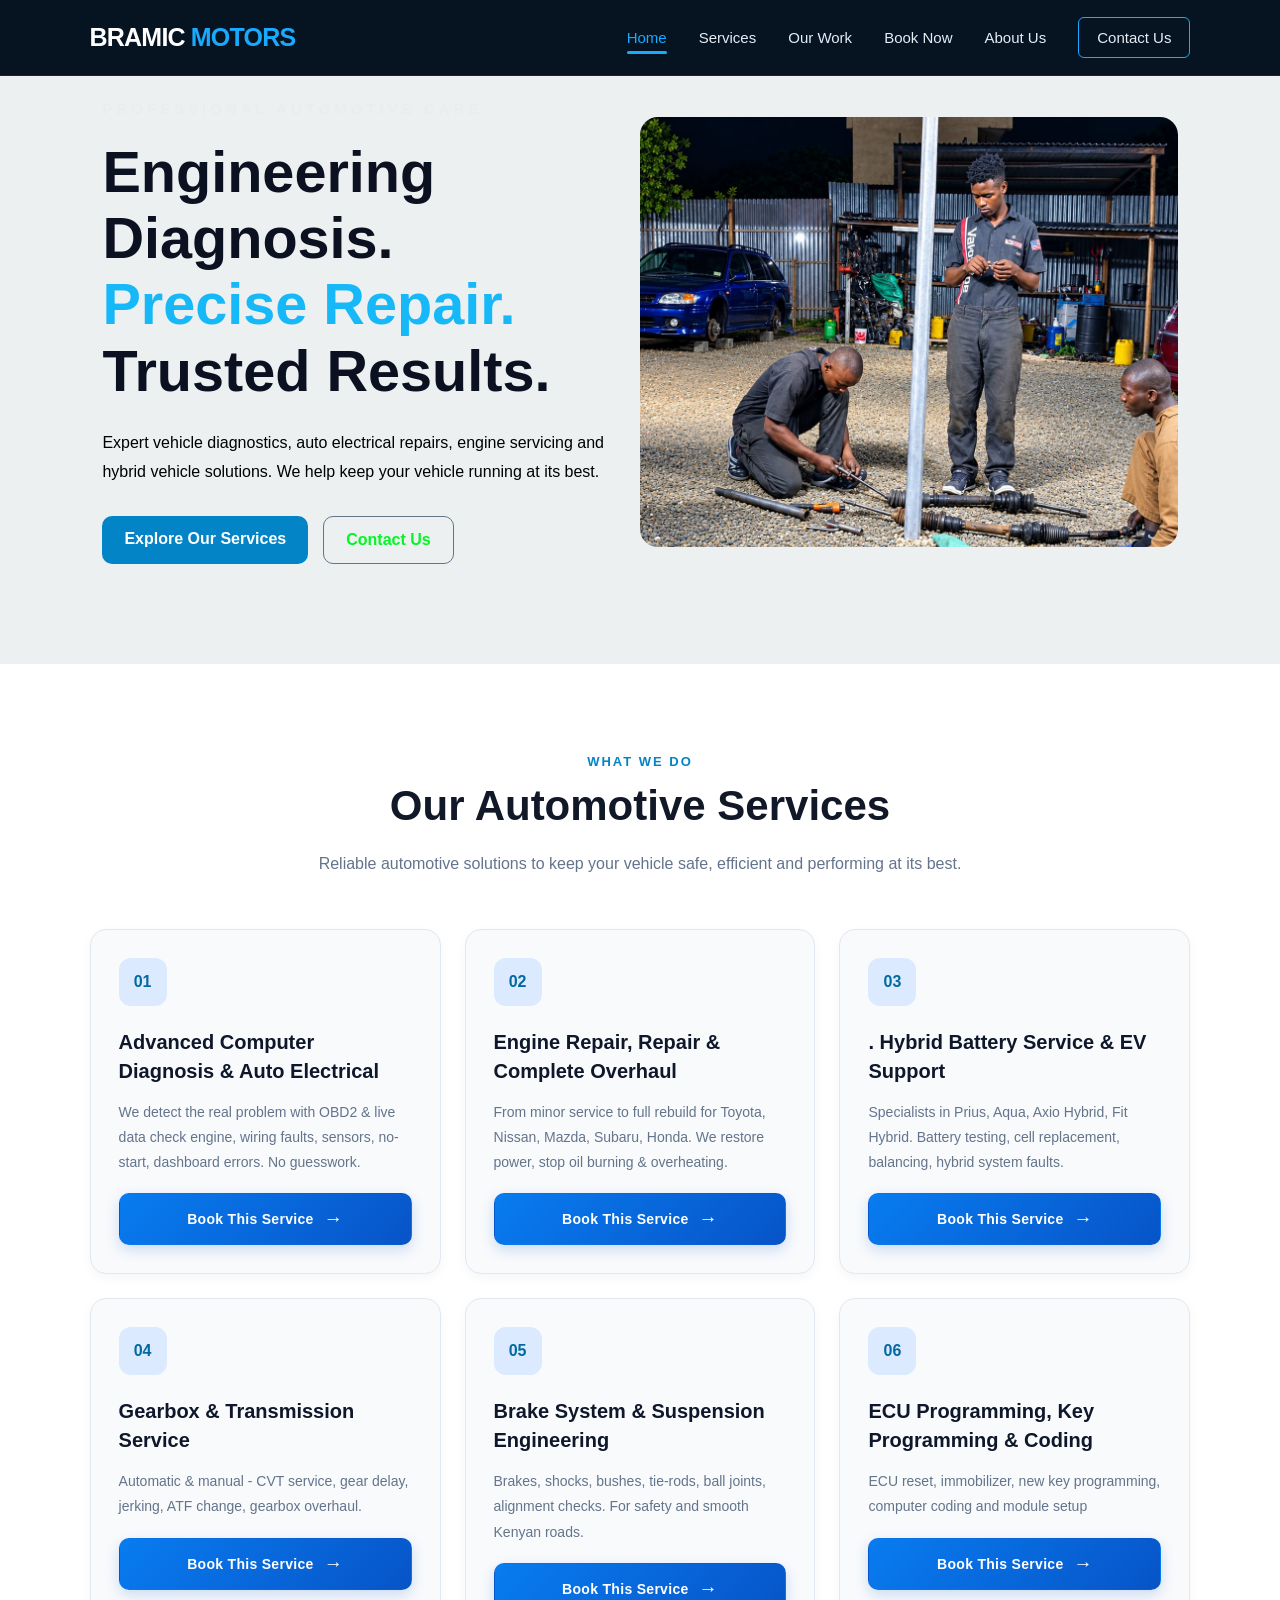
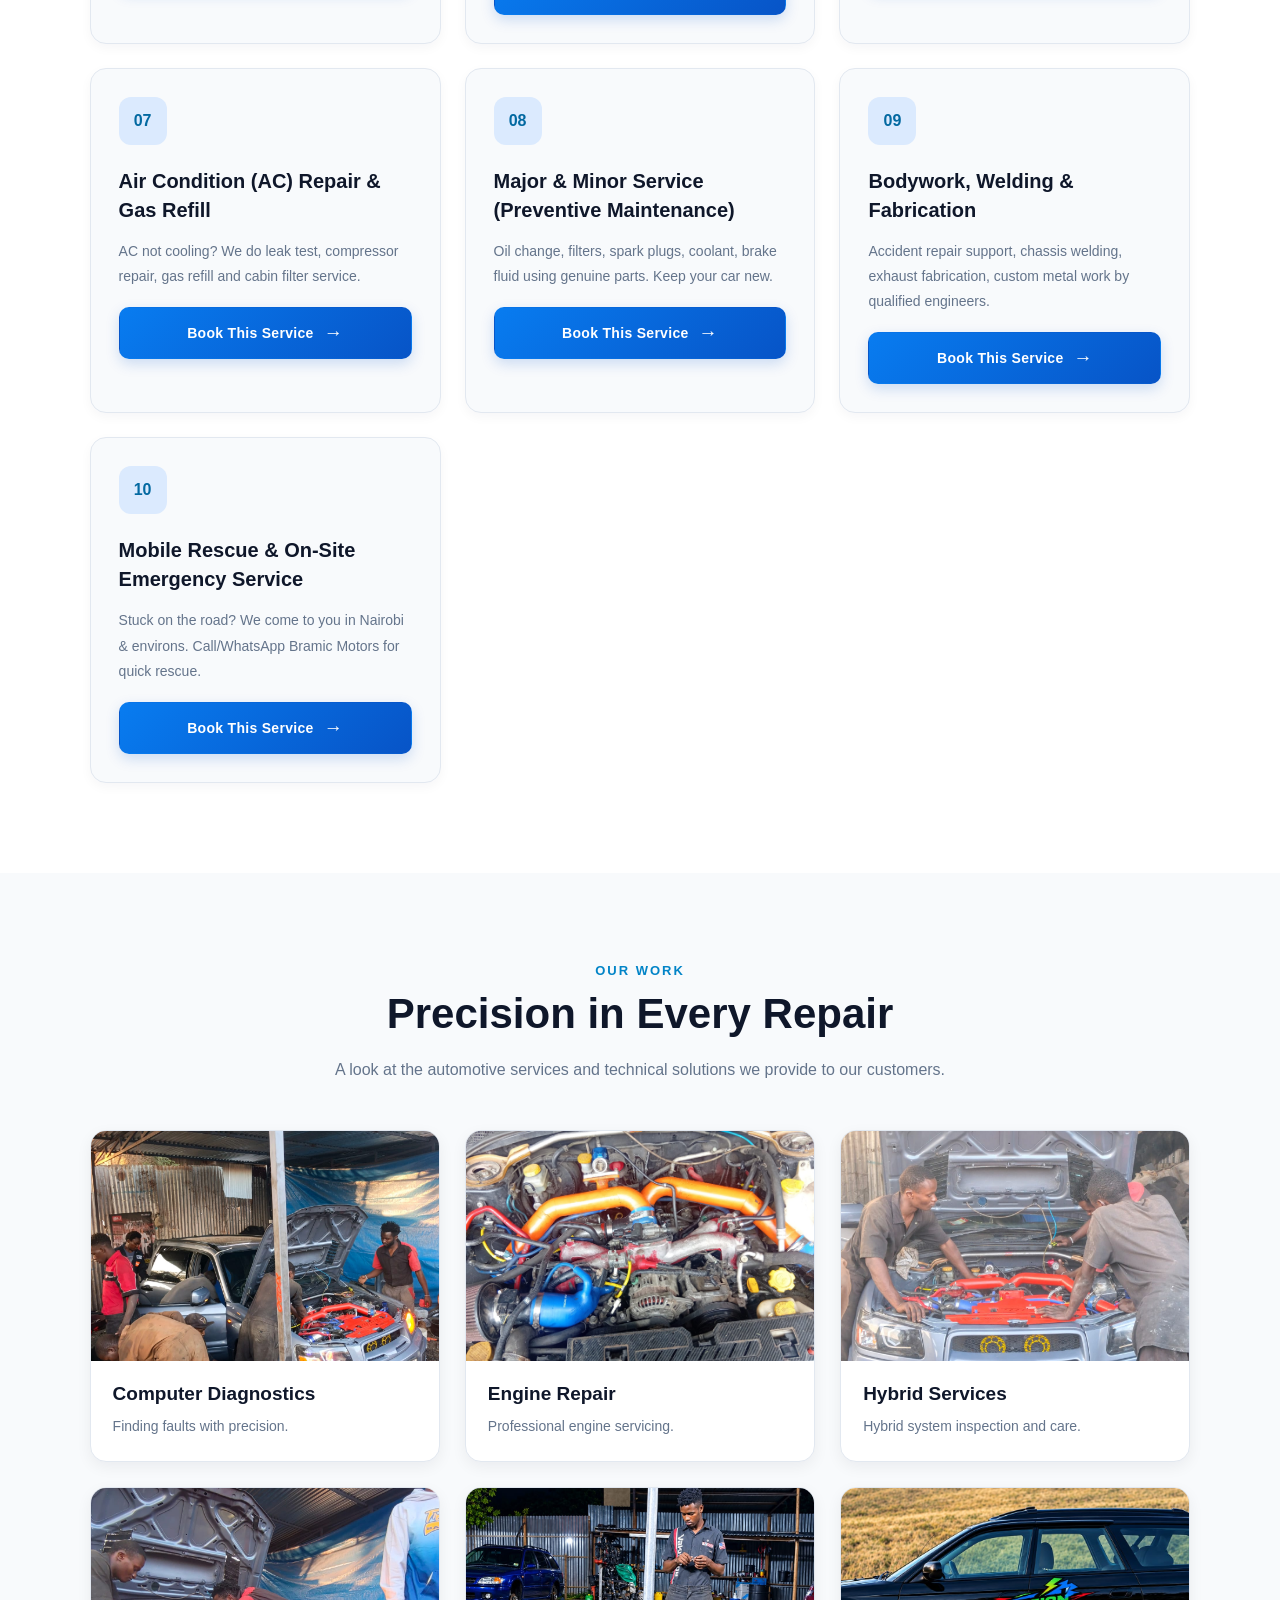
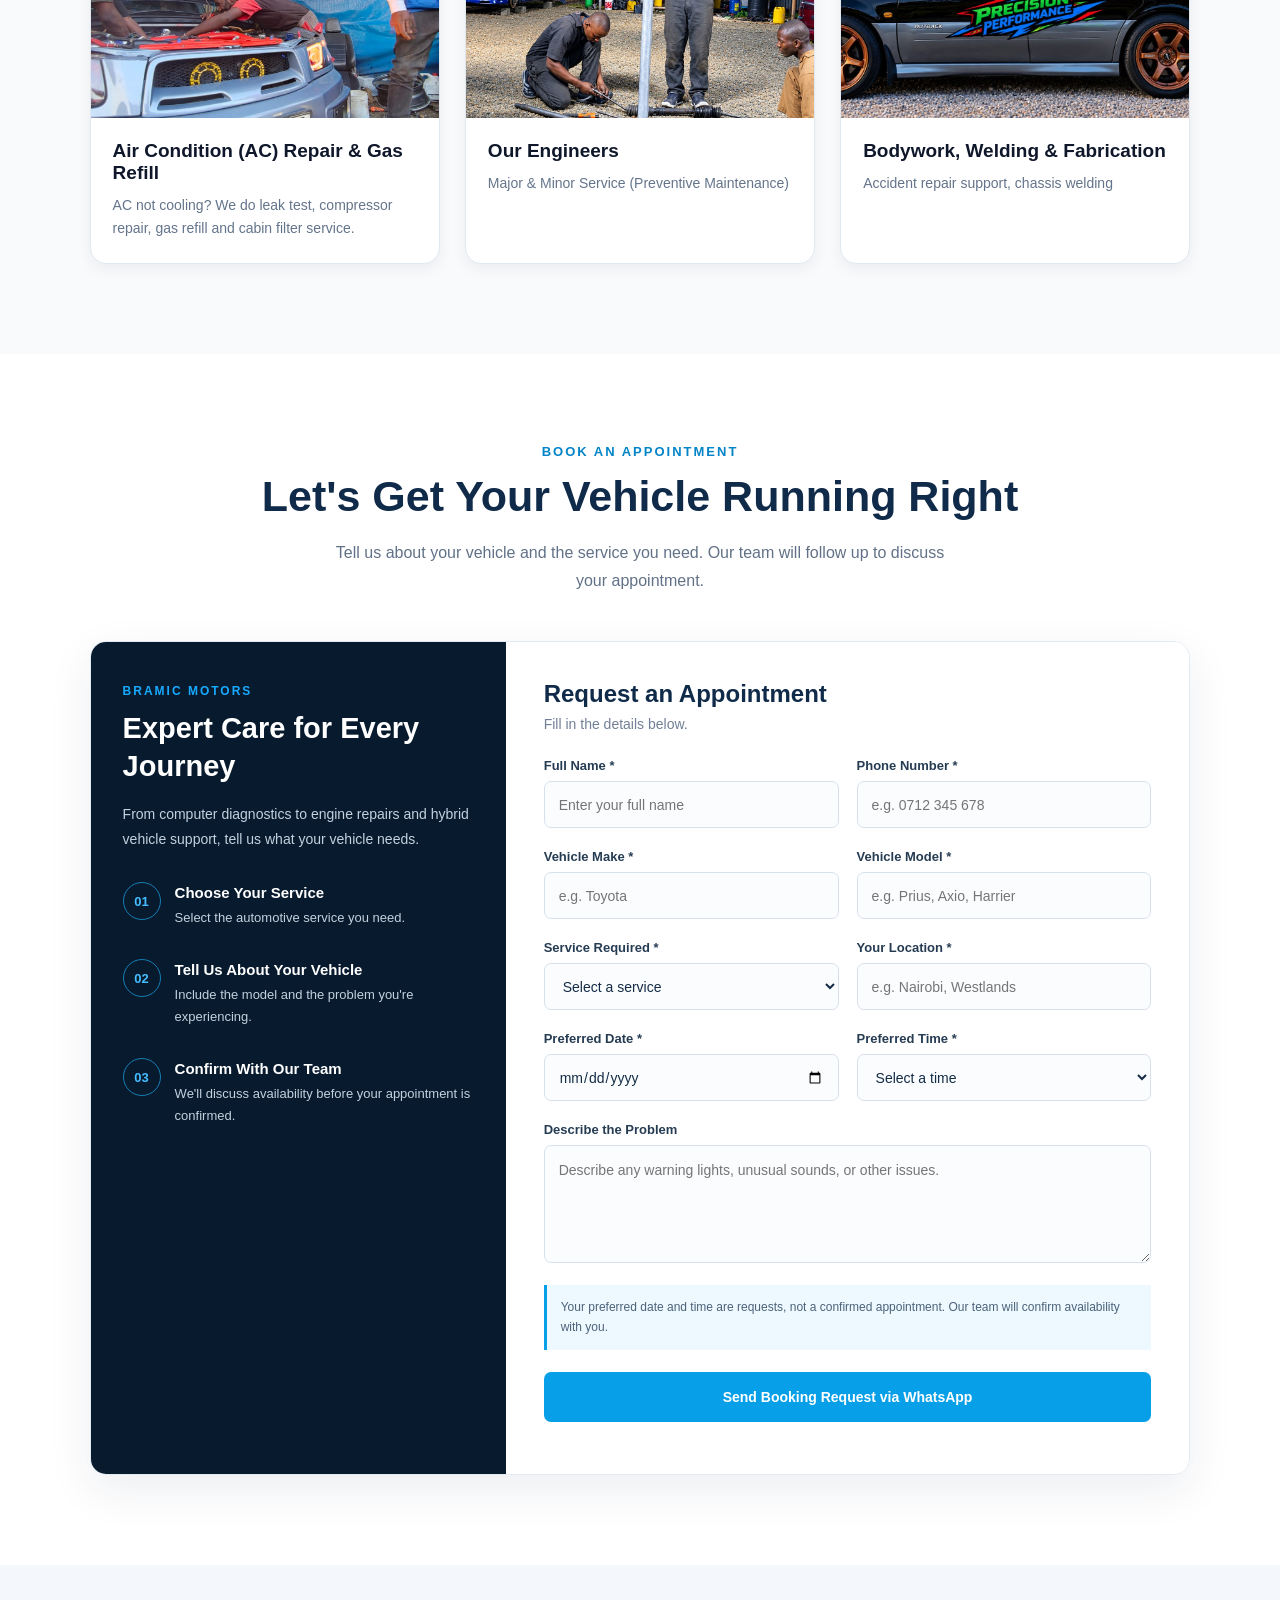
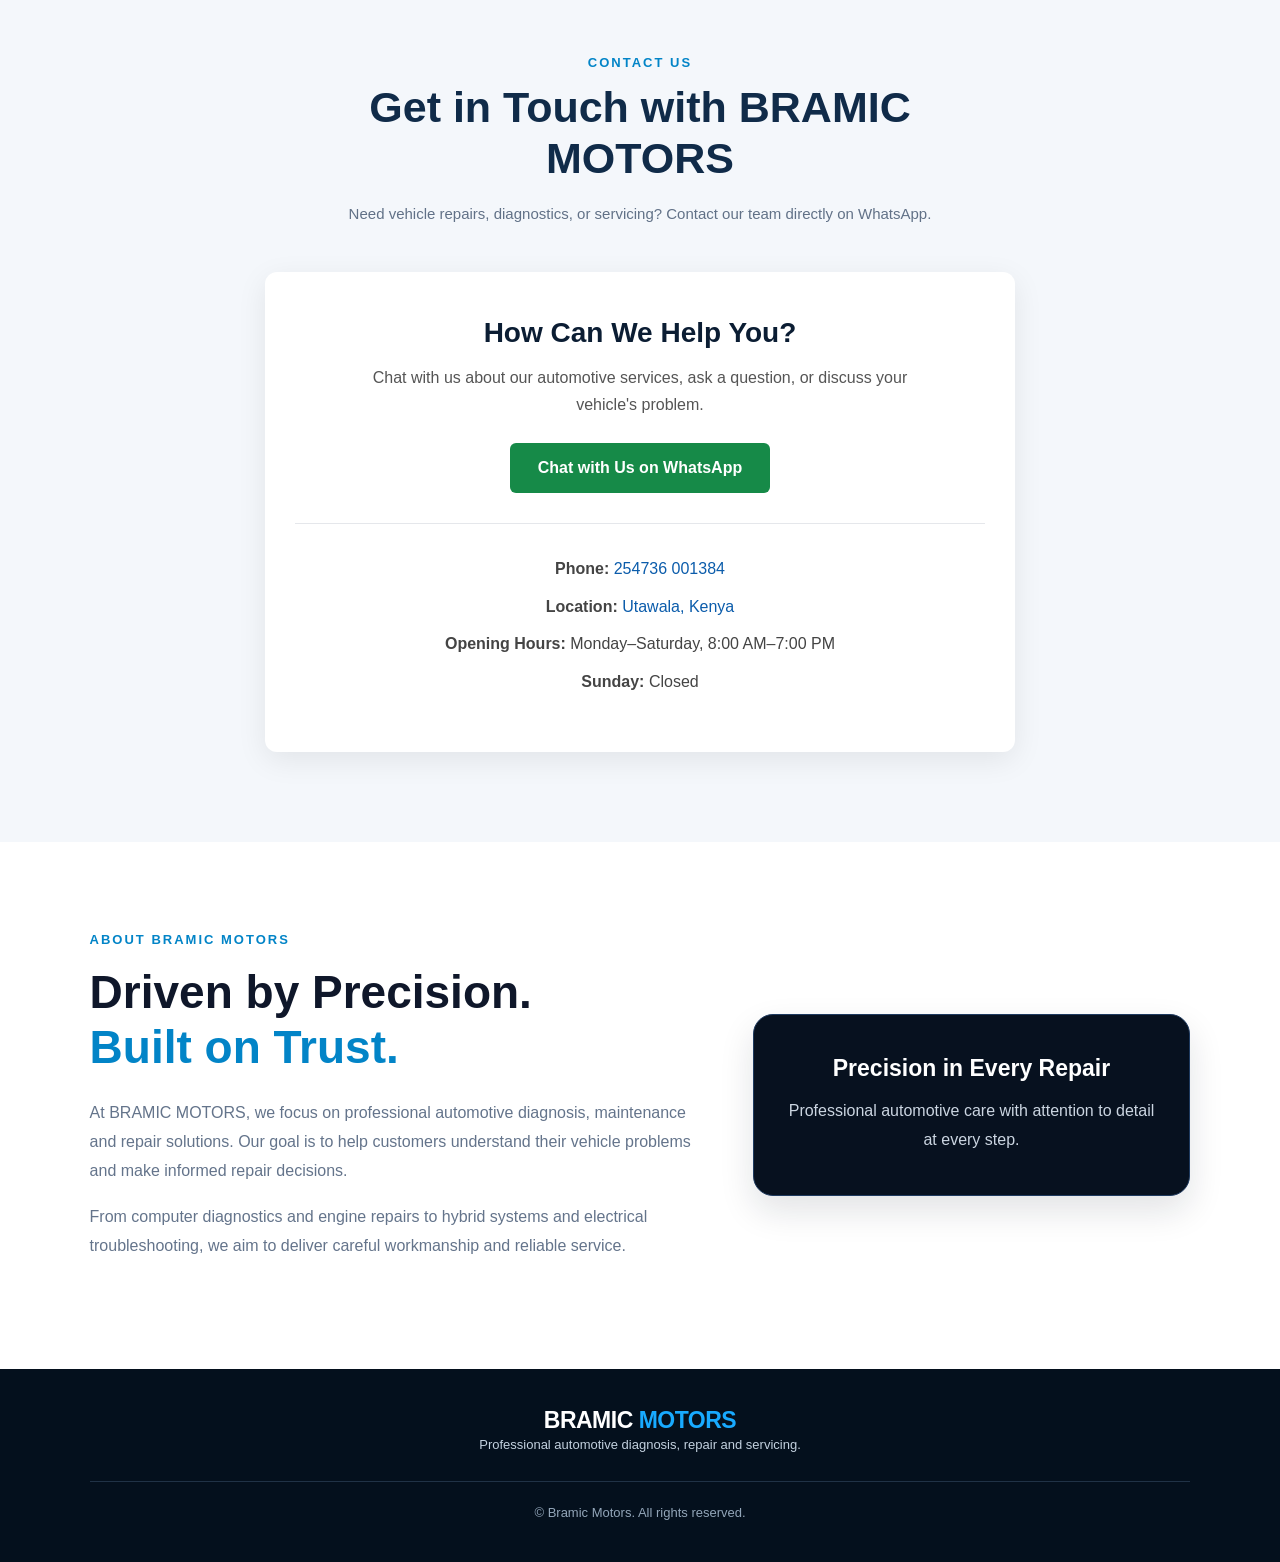
<file: index.html>
<!DOCTYPE html>
<html lang="en">
<head>
    <meta charset="UTF-8">
    <meta name="viewport" content="width=device-width, initial-scale=1.0">
    <title>Bramic Motors </title>
    <link rel="icon" type="image/png" href="logo.jpeg">
    <link rel="stylesheet" href="style.css">



</head>
<body>
    
<!-- NAVIGATION BAR -->
<header class="navbar">
    <a href="#home" class="logo" aria-label="Bramic Motors Home">
        <span class="logo-car">BRAMIC</span>
        <span class="logo-blue">MOTORS</span>
    </a>

    <button
        class="menu-toggle"
        id="menu-toggle"
        aria-label="Open navigation menu"
        aria-expanded="false"
        aria-controls="nav-links"
        type="button">
        <span></span>
        <span></span>
        <span></span>
    </button>

    <nav class="nav-links" id="nav-links">
        <a href="#home" class="nav-link active">Home</a>
        <a href="#services" class="nav-link">Services</a>
        <a href="#our-work" class="nav-link">Our Work</a>
        <a href="#booking" class="nav-link">Book Now</a>
        <a href="#about" class="nav-link">About Us</a>
        <a href="#contact" class="nav-link nav-contact">Contact Us</a>
    </nav>
</header>

    <section class="hero" id="home">

        <div class="hero-content">
            <p class="hero-label">PROFESSIONAL AUTOMOTIVE CARE</p>
   
            <h1>
                Engineering Diagnosis.
                <span>Precise Repair.</span>
                Trusted Results.
            </h1>

            <p class="hero-description">
                Expert vehicle diagnostics, auto electrical repairs,
                engine servicing and hybrid vehicle solutions.
                We help keep your vehicle running at its best.
            </p>

            <div class="hero-buttons">
                <a href="#services" class="btn-primary">
                    Explore Our Services
                </a>

                <a href="#contact" class="btn-secondary">
                    Contact Us
                </a>
            </div>
        </div>

        <div class="hero-image">
            <img
                src="pure s 1.jpeg"
                alt="Vehicle inside a professional automotive workshop">
        </div>

    </section>

    <!-- Service section -->
    

<section class="services" id="services">

    <div class="services-heading">
        <p class="section-label">WHAT WE DO</p>
        <h2>Our Automotive Services</h2>
        <p>
            Reliable automotive solutions to keep your vehicle
            safe, efficient and performing at its best.
        </p>
    </div>

    <div class="services-container">

        <!-- Service 1 -->
        <div class="service-card">
            <div class="service-icon">01</div>
            <h3>Advanced Computer Diagnosis & Auto Electrical</h3>
            <p>
                We detect the real problem with OBD2 & live data check engine, 
                wiring faults, sensors, no-start, dashboard errors. No guesswork.
            </p>
        
            <button type="button" class="service-book-button" data-service="Computer Diagnosis & Auto Electrical">Book This Service</button>
        </div>

        <!-- Service 2 -->
        <div class="service-card">
            <div class="service-icon">02</div>
            <h3>Engine Repair, Repair & Complete Overhaul</h3>
            <p>
                From minor service to full rebuild for Toyota, Nissan, Mazda, Subaru,
                 Honda. We restore power, stop oil burning & overheating.
            </p>
        
            <button type="button" class="service-book-button" data-service="Engine Repair & Overhaul">
                Book This Service
            </button>
        </div>

        <!-- Service 3 -->
        <div class="service-card">
            <div class="service-icon">03</div>
            <h3>. Hybrid Battery Service & EV Support</h3>
            <p>
                Specialists in Prius, Aqua, Axio Hybrid, Fit Hybrid. 
                Battery testing, cell replacement, balancing, 
                hybrid system faults.
            </p>
        
            <button type="button" class="service-book-button" data-service="Hybrid Battery & EV Support">
                Book This Service
            </button>
        </div>

        <!-- Service 4 -->
        <div class="service-card">
            <div class="service-icon">04</div>
            <h3> Gearbox & Transmission Service</h3>
            <p>
                Automatic & manual - CVT service, 
                gear delay, jerking, ATF change,
                 gearbox overhaul.
            </p>
        
            <button type="button" class="service-book-button" data-service="Gearbox & Transmission">
                Book This Service
            </button>
        </div>

        
        <!-- Service 5-->
        <div class="service-card">
            <div class="service-icon">05</div>
            <h3>Brake System & Suspension Engineering</h3>
            <p>
                Brakes, shocks, bushes, tie-rods,
                 ball joints, alignment checks.
                  For safety and smooth Kenyan roads.
            </p>
        
            <button type="button" class="service-book-button" data-service="Brakes & Suspension">
                Book This Service

            </button>
        </div>

        <!-- Service 6-->
        <div class="service-card">
            <div class="service-icon">06</div>
            <h3> ECU Programming, Key Programming & Coding</h3>
            <p>
                ECU reset, immobilizer, new key programming, 
                computer coding and module setup
            </p>
        
            <button type="button" class="service-book-button" data-service="ECU & Key Programming">Book This Service</button>
        </div>

        <!-- Service 7-->
        <div class="service-card">
            <div class="service-icon">07</div>
            <h3>Air Condition (AC) Repair & Gas Refill</h3>
            <p>
                AC not cooling? We do leak test, 
                compressor repair, gas refill and 
                cabin filter service.
            </p>
        
            <button type="button" class="service-book-button" data-service="Air Conditioning Repair">Book This Service</button>
        </div>

         <!-- Service 8-->
        <div class="service-card">
            <div class="service-icon">08</div>
            <h3>Major & Minor Service (Preventive Maintenance)</h3>
            <p>
                Oil change, filters, spark plugs, coolant, brake fluid 
                using genuine parts. Keep your car new.
            </p>
        
            <button type="button" class="service-book-button" data-service="Major & Minor Servicing">
                Book This Service
            </button>
        </div>

         <!-- Service 9-->
        <div class="service-card">
            <div class="service-icon">09</div>
            <h3>Bodywork, Welding & Fabrication </h3>

            <p>
                Accident repair support, chassis welding,
                 exhaust fabrication, custom metal 
                 work by qualified engineers.
            </p>
        
            <button type="button" class="service-book-button" data-service="Bodywork, Welding & Fabrication">
                Book This Service
            </button>
        </div>

         <!-- Service 10-->
        <div class="service-card">
            <div class="service-icon">10</div>
            <h3>Mobile Rescue & On-Site Emergency Service</h3>
            <p>
                Stuck on the road? We come to you in Nairobi & environs. 
                Call/WhatsApp Bramic Motors for quick rescue.
            </p>
        
            <button type="button" class="service-book-button" data-service="Mobile Rescue & Emergency Help">
                Book This Service
            </button>
        </div>

    </div>

</section>

<!-- Our work images --> 


<section class="our-work" id="our-work">

    <div class="work-heading">
        <p class="section-label">OUR WORK</p>
        <h2>Precision in Every Repair</h2>
        <p>
            A look at the automotive services and technical
            solutions we provide to our customers.
        </p>
    </div>

    <div class="work-grid">

        <div class="work-card">
            <img src="service 1.jpeg"
                 alt="Vehicle computer diagnostics">
            <div class="work-info">
                <h3>Computer Diagnostics</h3>
                <p>Finding faults with precision.</p>
            </div>
        </div>

        <div class="work-card">
            <img src="service 2.jpeg"
                 alt="Automotive engine repair">
            <div class="work-info">
                <h3>Engine Repair</h3>
                <p>Professional engine servicing.</p>
            </div>
        </div>

        <div class="work-card">
            <img src="service 3.jpeg"
                 alt="Hybrid vehicle servicing">
            <div class="work-info">
                <h3>Hybrid Services</h3>
                <p>Hybrid system inspection and care.</p>
            </div>
        </div>

             <div class="work-card">
            <img src="service 5.jpeg"
                 alt="Hybrid vehicle servicing">
            <div class="work-info">
                <h3> Air Condition (AC) Repair & Gas Refill</h3>
                <p>AC not cooling? We do leak test, compressor repair,
                     gas refill and cabin filter service.</p>
            </div>
        </div>
           <div class="work-card">
            <img src="pure s 1.jpeg"
                 alt="Hybrid vehicle servicing">
            <div class="work-info">
                <h3>Our Engineers</h3>
                <p> Major & Minor Service (Preventive Maintenance)</p>
            </div>
        </div>

            <div class="work-card">
            <img src="PRECISION.jpeg"
                 alt="Hybrid vehicle servicing">
            <div class="work-info">
                <h3>Bodywork, Welding & Fabrication</h3>
                <p>Accident repair support, chassis welding</p>
            </div>
        </div>

    </div>

</section>

<!-- CUSTOMER BOOKING SECTION -->
<section class="booking-section" id="booking">

    <div class="booking-heading">
        <p class="section-label">BOOK AN APPOINTMENT</p>
        <h2>Let's Get Your Vehicle Running Right</h2>
        <p>
            Tell us about your vehicle and the service you need.
            Our team will follow up to discuss your appointment.
        </p>
    </div>

    <div class="booking-layout">

        <!-- BOOKING INFORMATION -->
        <div class="booking-info">
            <p class="booking-eyebrow">BRAMIC MOTORS</p>
            <h3>Expert Care for Every Journey</h3>
            <p>
                From computer diagnostics to engine repairs and
                hybrid vehicle support, tell us what your vehicle needs.
            </p>

            <div class="booking-benefit">
                <span class="benefit-number">01</span>
                <div>
                    <h4>Choose Your Service</h4>
                    <p>Select the automotive service you need.</p>
                </div>
            </div>

            <div class="booking-benefit">
                <span class="benefit-number">02</span>
                <div>
                    <h4>Tell Us About Your Vehicle</h4>
                    <p>Include the model and the problem you're experiencing.</p>
                </div>
            </div>

            <div class="booking-benefit">
                <span class="benefit-number">03</span>
                <div>
                    <h4>Confirm With Our Team</h4>
                    <p>We'll discuss availability before your appointment is confirmed.</p>
                </div>
            </div>
        </div>

         
        <form class="booking-form" id="booking-form">

            <div class="form-title">
                <h3>Request an Appointment</h3>
                <p>Fill in the details below.</p>
            </div>

            <div class="form-grid">

                <div class="form-group">
                    <label for="customer-name">Full Name *</label>
                    <input
                        type="text"
                        id="customer-name"
                        name="customerName"
                        placeholder="Enter your full name"
                        autocomplete="name"
                        required>
                </div>

                <div class="form-group">
                    <label for="customer-phone">Phone Number *</label>
                    <input
                        type="tel"
                        id="customer-phone"
                        name="customerPhone"
                        placeholder="e.g. 0712 345 678"
                        autocomplete="tel"
                        required>
                </div>

                <div class="form-group">
                    <label for="vehicle-make">Vehicle Make *</label>
                    <input
                        type="text"
                        id="vehicle-make"
                        name="vehicleMake"
                        placeholder="e.g. Toyota"
                        required>
                </div>

                <div class="form-group">
                    <label for="vehicle-model">Vehicle Model *</label>
                    <input
                        type="text"
                        id="vehicle-model"
                        name="vehicleModel"
                        placeholder="e.g. Prius, Axio, Harrier"
                        required>
                </div>

                <div class="form-group">
                    <label for="booking-service">Service Required *</label>
                    <select id="booking-service" name="service" required>
                        <option value="">Select a service</option>
                        <option>Computer Diagnosis & Auto Electrical</option>
                        <option>Engine Repair & Overhaul</option>
                        <option>Hybrid Battery & EV Support</option>
                        <option>Gearbox & Transmission</option>
                        <option>Brakes & Suspension</option>
                        <option>ECU & Key Programming</option>
                        <option>Air Conditioning Repair</option>
                        <option>Major & Minor Servicing</option>
                        <option>Bodywork, Welding & Fabrication</option>
                        <option>Mobile Rescue & Emergency Help</option>
                        <option>Other / Not Sure</option>
                    </select>
                </div>

                <div class="form-group">
                    <label for="booking-location">Your Location *</label>
                    <input
                        type="text"
                        id="booking-location"
                        name="location"
                        placeholder="e.g. Nairobi, Westlands"
                        required>
                </div>

                <div class="form-group">
                    <label for="booking-date">Preferred Date *</label>
                    <input
                        type="date"
                        id="booking-date"
                        name="bookingDate"
                        required>
                </div>

                <div class="form-group">
                    <label for="booking-time">Preferred Time *</label>
                    <select id="booking-time" name="bookingTime" required>
                        <option value="">Select a time</option>
                        <option value="8:00 AM">8:00 AM</option>
                        <option value="9:00 AM">9:00 AM</option>
                        <option value="10:00 AM">10:00 AM</option>
                        <option value="11:00 AM">11:00 AM</option>
                        <option value="12:00 PM">12:00 PM</option>
                        <option value="1:00 PM">1:00 PM</option>
                        <option value="2:00 PM">2:00 PM</option>
                        <option value="3:00 PM">3:00 PM</option>
                        <option value="4:00 PM">4:00 PM</option>
                    </select>
                </div>

                <div class="form-group full-width">
                    <label for="vehicle-problem">Describe the Problem</label>
                    <textarea
                        id="vehicle-problem"
                        name="vehicleProblem"
                        rows="4"
                        placeholder="Describe any warning lights, unusual sounds, or other issues."></textarea>
                </div>

            </div>

            <p class="booking-notice">
                Your preferred date and time are requests, not a confirmed
                appointment. Our team will confirm availability with you.
            </p>

            <button type="submit" class="booking-submit">
                Send Booking Request via WhatsApp
            </button>

            <p class="booking-status" id="booking-status" role="status"
               aria-live="polite"></p>

        </form>

    </div>
</section>

<!-- CONTACT SECTION: DIRECT WHATSAPP CONTACT -->

<section class="contact-section" id="contact">
    <div class="contact-heading">
        <p class="section-label">CONTACT US</p>
        <h2>Get in Touch with BRAMIC MOTORS</h2>
        <p>
            Need vehicle repairs, diagnostics, or servicing?
            Contact our team directly on WhatsApp.
        </p>
    </div>

    <div class="contact-whatsapp-card">
        <h3>How Can We Help You?</h3>
        <p>
            Chat with us about our automotive services, ask a question,
            or discuss your vehicle's problem.
        </p>

        <a
            href="https://wa.me/254736001384?text=Hello%20BRAMIC%20MOTORS%2C%20I%20would%20like%20to%20enquire%20about%20your%20services."
            class="whatsapp-button"
            target="_blank"
            rel="noopener noreferrer">
            Chat with Us on WhatsApp
        </a>

        <div class="contact-details">
            <p><strong>Phone:</strong>
                <a href="tel:+254736001384">254736 001384</a>
            </p>
            <p><strong>Location:</strong>
                <a
                    href="https://www.google.com/maps/search/?api=1&query=Utawala%2C+Kenya"
                    target="_blank"
                    rel="noopener noreferrer">Utawala, Kenya</a>
            </p>
            <p><strong>Opening Hours:</strong> Monday–Saturday, 8:00 AM–7:00 PM</p>
            <p><strong>Sunday:</strong> Closed</p>
        </div>
</section>


<!-- About Us Section -->
<section class="about" id="about">

    <div class="about-content">

        <p class="about-label">ABOUT BRAMIC MOTORS</p>

        <h2>
            Driven by Precision.
            <span>Built on Trust.</span>
        </h2>

        <p class="about-description">
            At BRAMIC MOTORS, we focus on professional automotive
            diagnosis, maintenance and repair solutions. Our goal
            is to help customers understand their vehicle problems
            and make informed repair decisions.
        </p>

        <p class="about-description">
            From computer diagnostics and engine repairs to
            hybrid systems and electrical troubleshooting, we aim
            to deliver careful workmanship and reliable service.
        </p>

        
    </div>

    <div class="about-highlight">

        <div class="Get in touch with bramic motors"></div>

        <h3>Precision in Every Repair</h3>

        <p>
            Professional automotive care with attention
            to detail at every step.
        </p>

    </div>

</section>

<!-- FOOTER -->
<footer class="site-footer">
    <a href="#home" class="footer-logo">
        BRAMIC <span>MOTORS</span>
    </a>

    <p>
        Professional automotive diagnosis, repair and servicing.
    </p>

   

    <p class="copyright">
        &copy; <span id="current-year"></span> Bramic Motors.
        All rights reserved.
    </p>
</footer>
<script src="script.js" defer></script>

</body>

</body>
</html>
</file>
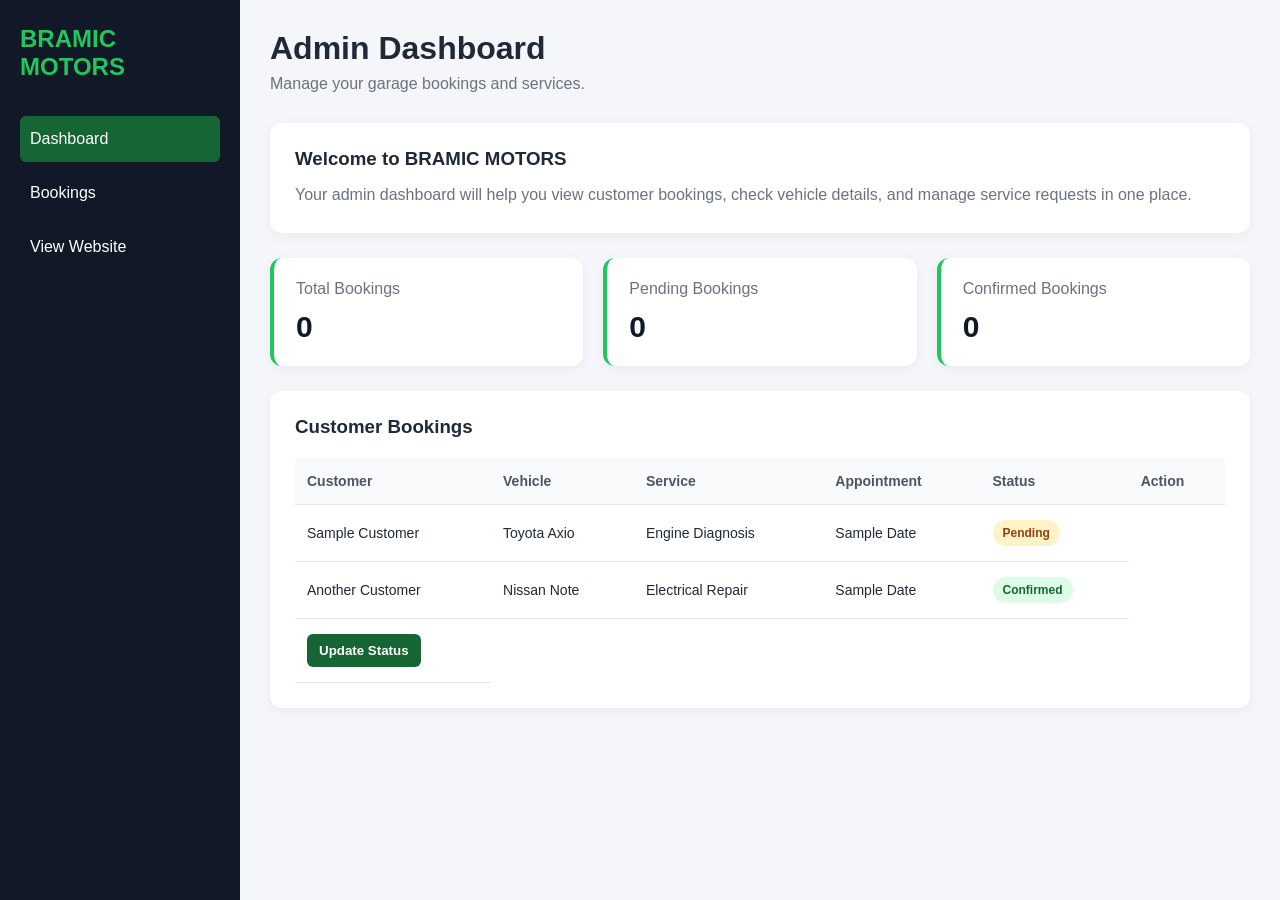
<file: Admin.html>
<!DOCTYPE html>
<html lang="en">
<head>
    <meta charset="UTF-8">
    <meta name="viewport" content="width=device-width, initial-scale=1.0">

    <title>BRAMIC MOTORS | Admin Dashboard</title>

    <style>
        * {
            margin: 0;
            padding: 0;
            box-sizing: border-box;
        }

        body {
            font-family: Arial, sans-serif;
            background: #f4f6f9;
            color: #1f2937;
        }

        .sidebar {
            width: 240px;
            min-height: 100vh;
            background: #111827;
            color: white;
            padding: 25px 20px;
            position: fixed;
            top: 0;
            left: 0;
        }

        .sidebar h2 {
            color: #22c55e;
            margin-bottom: 35px;
        }

        .sidebar a {
            display: block;
            color: white;
            text-decoration: none;
            padding: 14px 10px;
            border-radius: 6px;
            margin-bottom: 8px;
        }

        .sidebar a:hover,
        .sidebar a.active {
            background: #166534;
        }

        .main-content {
            margin-left: 240px;
            padding: 30px;
        }

        .topbar {
            display: flex;
            justify-content: space-between;
            align-items: center;
            gap: 15px;
            margin-bottom: 30px;
        }

        .topbar p {
            color: #6b7280;
            margin-top: 8px;
        }

        .dashboard-card {
            background: white;
            padding: 25px;
            border-radius: 12px;
            box-shadow: 0 3px 12px #0000000d;
        }

        .dashboard-card h3 {
            margin-bottom: 12px;
        }

        .dashboard-card p {
            color: #6b7280;
            line-height: 1.6;
        }

        @media (max-width: 650px) {
            .sidebar {
                position: static;
                width: 100%;
                min-height: auto;
            }

            .main-content {
                margin-left: 0;
                padding: 20px;
            }

            .topbar {
                align-items: flex-start;
                flex-direction: column;
            }
        }

        
/* Dashboard summary cards */
.stats-container {
    display: grid;
    grid-template-columns: repeat(3, minmax(0, 1fr));
    gap: 20px;
    margin-top: 25px;
    margin-bottom: 25px;
}

.stat-card {
    background: white;
    padding: 22px;
    border-radius: 12px;
    box-shadow: 0 3px 12px #0000000d;
    border-left: 4px solid #22c55e;
}

.stat-card p {
    color: #6b7280;
    margin-bottom: 12px;
}

.stat-card h2 {
    font-size: 30px;
    color: #111827;
}

@media (max-width: 900px) {
    .stats-container {
        grid-template-columns: 1fr;
    }
}

/* Customer bookings table */
.table-container {
    background: white;
    padding: 25px;
    border-radius: 12px;
    margin-top: 25px;
    box-shadow: 0 3px 12px #0000000d;
    overflow-x: auto;
}

.table-container h3 {
    margin-bottom: 20px;
}

.bookings-table {
    width: 100%;
    border-collapse: collapse;
    text-align: left;
}

.bookings-table th,
.bookings-table td {
    padding: 15px 12px;
    border-bottom: 1px solid #e5e7eb;
    white-space: nowrap;
}

.bookings-table th {
    background: #f9fafb;
    color: #4b5563;
    font-size: 14px;
}

.bookings-table td {
    font-size: 14px;
}

.status {
    display: inline-block;
    padding: 6px 10px;
    border-radius: 20px;
    font-size: 12px;
    font-weight: bold;
}

.status.pending {
    background: #fef3c7;
    color: #92400e;
}

.status.confirmed {
    background: #dcfce7;
    color: #166534;
}

/* Booking action buttons */
.action-btn {
    border: none;
    padding: 9px 12px;
    border-radius: 6px;
    cursor: pointer;
    font-weight: bold;
    background: #166534;
    color: white;
}

.action-btn:hover {
    background: #14532d;
}

.status.completed {
    background: #dbeafe;
    color: #1d4ed8;
}

.status.cancelled {
    background: #fee2e2;
    color: #991b1b;
}

    </style>
</head>

<body>

    <aside class="sidebar">
        <h2>BRAMIC MOTORS</h2>

        <a href="#" class="active">Dashboard</a>
        <a href="#bookings">Bookings</a>
        <a href="index.html">View Website</a>
    </aside>

    <main class="main-content">

        <header class="topbar">
            <div>
                <h1>Admin Dashboard</h1>
                <p>Manage your garage bookings and services.</p>
            </div>
        </header>

        <section class="dashboard-card">
            <h3>Welcome to BRAMIC MOTORS</h3>

            <p>
                Your admin dashboard will help you view customer
                bookings, check vehicle details, and manage
                service requests in one place.
            </p>
        </section>
        
<section class="stats-container">

    <div class="stat-card">
        <p>Total Bookings</p>
        <h2>0</h2>
    </div>

    <div class="stat-card">
        <p>Pending Bookings</p>
        <h2>0</h2>
    </div>

    <div class="stat-card">
        <p>Confirmed Bookings</p>
        <h2>0</h2>
    </div>

</section>


       
<section id="bookings" class="table-container">

    <h3>Customer Bookings</h3>

    <table class="bookings-table">

        <thead>
            
    <tr>
        <th>Customer</th>
        <th>Vehicle</th>
        <th>Service</th>
        <th>Appointment</th>
        <th>Status</th>
        <th>Action</th>
    </tr>

        </thead>

        <tbody>
            <tr>
                <td>Sample Customer</td>
                <td>Toyota Axio</td>
                <td>Engine Diagnosis</td>
                <td>Sample Date</td>
                <td>
                    <span class="status pending">
                        Pending
                    </span>
                </td>
            </tr>

            <tr>
                <td>Another Customer</td>
                <td>Nissan Note</td>
                <td>Electrical Repair</td>
                <td>Sample Date</td>
                <td>
                    <span class="status confirmed">
                        Confirmed
                    </span>
                </td>
            </tr>
            
<td>
    <button class="action-btn" onclick="updateStatus(this)">
        Update Status
    </button>
</td>

        </tbody>

    </table>

</section>


    </main>
    
<script>
    function updateStatus(button) {
        const row = button.closest("tr");
        const status = row.querySelector(".status");

        if (status.classList.contains("pending")) {
            status.className = "status confirmed";
            status.textContent = "Confirmed";
        } else if (status.classList.contains("confirmed")) {
            status.className = "status completed";
            status.textContent = "Completed";
        } else {
            status.className = "status pending";
            status.textContent = "Pending";
        }
    }
</script>


</body>
</html>
</file>
<file: style.css>
/* Basic page setup */
* {
    margin: 0;
    padding: 0;
    box-sizing: border-box;
}

body {
    font-family: Arial, sans-serif;
    background-color: #EcF0F1;
    color: #ffffff;
}

/* Main Hero section */

.hero {
    position: relative;
    min-height: 600px;
    padding: 100px 8%;
    display: flex;
    align-items: center;
    background: #EcF0F1;
}

.hero-content {
    max-width: 650px;
    position: relative;
    z-index: 1;
}

.hero h1 {
    color: #ffffff;
}

.hero h1 span {
    color: #18aaff;
}

.hero-description {
    color: #ffffff;
}

@media (max-width: 768px) {
    .hero {
        min-height: 550px;
        padding: 70px 6%;
        background-position: 60% center;
    }
}

/* Text area */
.hero-content {
    flex: 1;
    max-width: 600px;
}

.hero-label {
    color: #ebebece7;
    font-size: 15px;
    font-weight: bold;
    letter-spacing: 4px;
    margin-bottom: 22px;
}

.hero h1 {
    font-size: clamp(36px, 4.5vw, 60px);
    line-height: 1.15;
    margin-bottom: 25px;
    color: #0b1120;
}


.hero h1 span {
    display: block;
    color: #0cb5f8f3;
}

.hero-description {
    color: black;
    font-size: 16px;
    line-height: 1.8;
    margin-bottom: 30px;
}

/* Hero buttons */
.hero-buttons {
    display: flex;
    flex-wrap: wrap;
    gap: 15px;
}

.hero-buttons a {
    display: inline-block;
    padding: 14px 22px;
    border-radius: 10px;
    text-decoration: none;
    font-weight: bold;
    transition: 0.3s ease;
}

.btn-primary {
    background-color: #0284c7;
    color: #ffffff;
}

.btn-primary:hover {
    background-color: #38bdf8;
    color: #0b1120;
    transform: translateY(-3px);
}

.btn-secondary {
    border: 1px solid #64748b;
    color: #03f523;
}

.btn-secondary:hover {
    background-color: #ffffff;
    color: #0b1120;
}

/* Workshop image */
.hero-image {
    flex: 1;
    min-width: 0;
}

.hero-image img {
    display: block;
    width: 100%;
    height: 430px;
    object-fit: cover;
    border-radius: 18px;
}


/* styling services */

.services {
    padding: 90px 7%;
    background-color: #ffffff;
    color: #111827;
}

/* Section heading */
.services-heading {
    max-width: 700px;
    margin: 0 auto 50px;
    text-align: center;
}

.section-label {
    color: #0284c7;
    font-size: 13px;
    font-weight: bold;
    letter-spacing: 2px;
    margin-bottom: 12px;
}

.services-heading h2 {
    font-size: clamp(28px, 4vw, 42px);
    line-height: 1.2;
    margin-bottom: 18px;
    color: #111827;
}

.services-heading p:last-child {
    color: #64748b;
    font-size: 16px;
    line-height: 1.8;
}

/* Services grid */
.services-container {
    display: grid;
    grid-template-columns: repeat(3, minmax(0, 1fr));
    gap: 24px;
    max-width: 1400px;
    margin: 0 auto;
    align-items: stretch;
}

/* Individual service card */
.service-card {
    padding: 28px;
    background-color: #f8fafc;
    border: 1px solid #e2e8f0;
    border-radius: 16px;
    box-shadow: 0 4px 12px rgba(15, 23, 42, 0.04);
    transition: transform 0.3s ease,
                box-shadow 0.3s ease,
                border-color 0.3s ease;
}

/* Service number badge */
.service-icon {
    display: flex;
    align-items: center;
    justify-content: center;
    width: 48px;
    height: 48px;
    margin-bottom: 22px;
    border-radius: 12px;
    background-color: #dbeafe;
    color: #0369a1;
    font-size: 16px;
    font-weight: bold;
}

/* Service title */
.service-card h3 {
    color: #0f172a;
    font-size: 20px;
    line-height: 1.45;
    margin-bottom: 14px;
}

/* Service description: works with your current <pre> */
.service-card pre {
    font-family: Arial, sans-serif;
    font-size: 14px;
    line-height: 1.8;
    color: #64748b;
    white-space: pre-wrap;
    overflow-wrap: anywhere;
    margin: 0;
}

/* Also supports descriptions changed to <p> */
.service-card p {
    color: #64748b;
    font-size: 14px;
    line-height: 1.8;
    margin: 0;
}

/* Card hover effect */
.service-card:hover {
    transform: translateY(-6px);
    background-color: #ffffff;
    border-color: #38bdf8;
    box-shadow: 0 14px 28px rgba(15, 23, 42, 0.10);
}

/* Tablet: two cards per row */
@media (max-width: 1000px) {
    .services-container {
        grid-template-columns: repeat(2, minmax(0, 1fr));
        gap: 20px;
    }

    .services {
        padding: 70px 5%;
    }
}

/* Phone: one card per row */
@media (max-width: 600px) {
    .services-container {
        grid-template-columns: minmax(0, 1fr);
        gap: 18px;
    }

    .services {
        padding: 55px 6%;
    }

    .service-card {
        padding: 24px;
    }

    .service-card h3 {
        font-size: 19px;
    }
}

/* OUR WORK SECTION */
.our-work {
    padding: 90px 7%;
    background-color: #f8fafc;
    color: #0f172a;
}

/* Gallery heading */
.work-heading {
    max-width: 700px;
    margin: 0 auto 45px;
    text-align: center;
}

.section-label {
    color: #0284c7;
    font-weight: bold;
    letter-spacing: 2px;
}

.work-heading h2 {
    font-size: clamp(28px, 4vw, 42px);
    margin: 12px 0 18px;
}

.work-heading > p:last-child {
    color: #64748b;
    line-height: 1.8;
}

/* Gallery layout */
.work-grid {
    display: grid;
    grid-template-columns: repeat(3, minmax(0, 1fr));
    gap: 25px;
}

/* All tenservice cards */
.work-card {
    background-color: #ffffff;
    border-radius: 16px;
    overflow: hidden;
    border: 1px solid #e2e8f0;
    box-shadow: 0 5px 15px rgba(15, 23, 42, 0.06);
    transition: transform 0.3s ease,
                box-shadow 0.3s ease;
}

.work-card:hover {
    transform: translateY(-6px);
    box-shadow: 0 14px 28px rgba(15, 23, 42, 0.12);
}

/* Service photos */
.work-card img {
    display: block;
    width: 100%;
    height: 230px;
    object-fit: cover;
}

/* Text inside cards */
.work-info {
    padding: 22px;
}

.work-info h3 {
    font-size: 19px;
    margin-bottom: 10px;
}

.work-info p {
    color: #64748b;
    font-size: 14px;
    line-height: 1.7;
}

/* Tablet screens */
@media (max-width: 900px) {
    .work-grid {
        grid-template-columns: repeat(2, minmax(0, 1fr));
    }
}

/* Phone screens */
@media (max-width: 600px) {
    .our-work {
        padding: 60px 6%;
    }

    .work-grid {
        grid-template-columns: 1fr;
    }

    .work-card img {
        height: 220px;
    }
}


/* navigation bar*/

.navbar {
    width: 100%;
    min-height: 76px;
    padding: 0 7%;
    display: flex;
    align-items: center;
    justify-content: space-between;
    gap: 30px;

    background: #061321;
    border-bottom: 1px solid rgba(255, 255, 255, 0.08);

    position: fixed;
    z-index: 1000;
}

/* BRAND LOGO */

.logo {
    display: inline-flex;
    align-items: center;
    text-decoration: none;
    white-space: nowrap;
    font-size: 25px;
    font-weight: 800;
    letter-spacing: -0.8px;
}

.logo-car {
    color: #ffffff;
}

.logo-blue {
    color: #18aaff;
    margin-left: 6px;
}

/* DESKTOP NAVIGATION */

.nav-links {
    display: flex;
    align-items: center;
    gap: 32px;
}

.nav-link {
    color: #e5edf5;
    text-decoration: none;
    font-size: 15px;
    font-weight: 500;
    padding: 10px 0;
    position: relative;
    transition: color 0.25s ease;
}

.nav-link:hover,
.nav-link.active {
    color: #18aaff;
}

.nav-link::after {
    content: "";
    position: absolute;
    left: 0;
    bottom: 2px;
    width: 0;
    height: 3px;
    border-radius: 3px;
    background: #18aaff;
    transition: width 0.25s ease;
}

.nav-link:hover::after,
.nav-link.active::after {
    width: 100%;
}

/* CONTACT LINK */

.nav-contact {
    padding: 11px 18px;
    border: 1px solid #18aaff;
    border-radius: 6px;
}

.nav-contact::after {
    display: none;
}

.nav-contact:hover {
    color: #ffffff;
    background: #079ce8;
}

/* MOBILE MENU BUTTON */

.menu-toggle {
    display: none;
    width: 44px;
    height: 42px;
    padding: 9px;
    border: 1px solid #263c50;
    border-radius: 6px;
    background: transparent;
    cursor: pointer;
}

.menu-toggle span {
    display: block;
    width: 100%;
    height: 2px;
    margin: 5px 0;
    background: #ffffff;
    border-radius: 2px;
    transition: 0.25s ease;
}

/* RESPONSIVE NAVIGATION */

@media (max-width: 850px) {
    .navbar {
        min-height: 70px;
        padding: 0 5%;
    }

    .logo {
        font-size: 22px;
    }

    .menu-toggle {
        display: block;
    }

    .nav-links {
        display: none;
        position: absolute;
        top: 100%;
        left: 0;
        width: 100%;
        padding: 18px 5% 24px;
        flex-direction: column;
        align-items: stretch;
        gap: 6px;

        background: #061321;
        border-top: 1px solid #203246;
        box-shadow: 0 12px 22px rgba(0, 0, 0, 0.25);
    }

    .nav-links.show {
        display: flex;
    }

    .nav-link {
        padding: 13px 10px;
    }

    .nav-link::after {
        display: none;
    }

    .nav-contact {
        margin-top: 6px;
        text-align: center;
    }
}

/* SMALL PHONES */

@media (max-width: 380px) {
    .logo {
        font-size: 19px;
    }

    .navbar {
        padding: 0 4%;
        gap: 12px;
    }
}


/*  BRAMIC MOTORS BOOKING SECTION*/

.booking-section {
    padding: 90px 7%;
    background: #ffffff;
    color: #142c46;
    scroll-margin-top: 25px;
}

.booking-heading {
    max-width: 760px;
    margin: 0 auto 45px;
    text-align: center;
}

.booking-heading h2 {
    margin: 0 0 16px;
    color: #102b49;
    font-size: clamp(30px, 4vw, 43px);
    line-height: 1.2;
}

.booking-heading > p:last-child {
    max-width: 620px;
    margin: 0 auto;
    color: #617187;
    line-height: 1.8;
}

.booking-layout {
    display: grid;
    grid-template-columns: 0.85fr 1.4fr;
    max-width: 1200px;
    margin: 0 auto;
    border: 1px solid #e1e9f2;
    border-radius: 16px;
    overflow: hidden;
    box-shadow: 0 15px 45px rgba(16, 43, 73, 0.08);
}

/* LEFT INFORMATION PANEL */

.booking-info {
    padding: 42px 32px;
    background: #081b2e;
    color: #ffffff;
}

.booking-eyebrow {
    margin: 0 0 12px;
    color: #18aaff;
    font-size: 12px;
    font-weight: 800;
    letter-spacing: 2px;
}

.booking-info > h3 {
    margin: 0 0 16px;
    font-size: 29px;
    line-height: 1.3;
}

.booking-info > p:not(.booking-eyebrow) {
    color: #c3d1df;
    font-size: 14px;
    line-height: 1.8;
}

.booking-benefit {
    display: flex;
    align-items: flex-start;
    gap: 14px;
    margin-top: 30px;
}

.benefit-number {
    display: flex;
    align-items: center;
    justify-content: center;
    width: 38px;
    height: 38px;
    flex-shrink: 0;
    border: 1px solid #167db3;
    border-radius: 50%;
    color: #45bdff;
    font-size: 13px;
    font-weight: 800;
}

.booking-benefit h4 {
    margin: 2px 0 6px;
    font-size: 15px;
}

.booking-benefit p {
    margin: 0;
    color: #c3d1df;
    font-size: 13px;
    line-height: 1.7;
}

/* FORM PANEL */

.booking-form {
    min-width: 0;
    padding: 38px;
    background: #ffffff;
}

.form-title {
    margin-bottom: 26px;
}

.form-title h3 {
    margin: 0 0 8px;
    font-size: 24px;
    color: #102b49;
}

.form-title p {
    margin: 0;
    color: #718096;
    font-size: 14px;
}

.form-grid {
    display: grid;
    grid-template-columns: repeat(2, minmax(0, 1fr));
    gap: 21px 18px;
}

.form-group {
    display: flex;
    flex-direction: column;
    min-width: 0;
    gap: 8px;
}

.form-group.full-width {
    grid-column: 1 / -1;
}

.form-group label {
    color: #263c53;
    font-size: 13px;
    font-weight: 700;
}

.form-group input,
.form-group select,
.form-group textarea {
    width: 100%;
    min-width: 0;
    padding: 13px 14px;
    border: 1px solid #d8e1eb;
    border-radius: 7px;
    background: #fbfcfe;
    color: #142c46;
    font: inherit;
    font-size: 14px;
    outline: none;
    transition: border-color 0.2s, box-shadow 0.2s;
}

.form-group input,
.form-group select {
    min-height: 47px;
}

.form-group textarea {
    resize: vertical;
    line-height: 1.6;
}

.form-group input:focus,
.form-group select:focus,
.form-group textarea:focus {
    border-color: #079fe8;
    box-shadow: 0 0 0 3px rgba(7, 159, 232, 0.12);
}

.booking-notice {
    margin: 22px 0;
    padding: 12px 14px;
    border-left: 3px solid #079fe8;
    background: #eef8ff;
    color: #4b6279;
    font-size: 12px;
    line-height: 1.7;
}

.booking-submit {
    width: 100%;
    min-height: 50px;
    padding: 14px 18px;
    border: none;
    border-radius: 7px;
    background: #079fe8;
    color: #ffffff;
    font-size: 14px;
    font-weight: 800;
    cursor: pointer;
    transition: background 0.2s ease;
}

.booking-submit:hover {
    background: #087fbd;
}

.booking-submit:focus-visible {
    outline: 3px solid #102b49;
    outline-offset: 3px;
}

.booking-status {
    margin: 14px 0 0;
    color: #24516f;
    font-size: 13px;
    line-height: 1.7;
}

/* TABLETS */

@media (max-width: 900px) {
    .booking-section {
        padding: 70px 5%;
    }

    .booking-layout {
        grid-template-columns: 1fr;
    }

    .booking-info {
        padding: 32px;
    }

    .booking-form {
        padding: 32px;
    }
}

/* MOBILE PHONES */

@media (max-width: 600px) {
    .booking-section {
        padding: 55px 5%;
    }

    .booking-heading {
        margin-bottom: 30px;
    }

    .booking-heading h2 {
        font-size: 29px;
    }

    .booking-info {
        padding: 28px 22px;
    }

    .booking-info > h3 {
        font-size: 25px;
    }

    .booking-form {
        padding: 25px 19px;
    }

    .form-grid {
        grid-template-columns: 1fr;
        gap: 18px;
    }

    .form-group.full-width {
        grid-column: auto;
    }

    .form-title h3 {
        font-size: 22px;
    }
}

/* BRAMIC MOTORS CONTACT SECTION */

.contact-section {
    padding: 90px 7%;
    background: #f4f7fb;
    color: #142c46;
    scroll-margin-top: 25px;
}

.contact-heading {
    max-width: 740px;
    margin: 0 auto 45px;
    text-align: center;
}

.contact-heading h2 {
    margin: 0 0 15px;
    color: #102b49;
    font-size: clamp(30px, 4vw, 43px);
    line-height: 1.2;
}

.contact-heading > p:last-child {
    max-width: 620px;
    margin: 0 auto;
    color: #617187;
    font-size: 15px;
    line-height: 1.8;
}

.contact-layout {
    display: grid;
    grid-template-columns: 1fr 1fr;
    max-width: 1200px;
    margin: 0 auto;
    overflow: hidden;
    border: 1px solid #e0e8f1;
    border-radius: 14px;
    background: #ffffff;
    box-shadow: 0 14px 40px rgba(16, 43, 73, 0.07);
}

/* CONTACT INFORMATION PANEL */

.contact-information {
    padding: 40px 34px;
    background: #081b2e;
    color: #ffffff;
}

.contact-information > h3,
.contact-form > h3 {
    margin: 0 0 12px;
    font-size: 25px;
    line-height: 1.35;
}

.contact-intro {
    margin: 0 0 30px;
    color: #c3d1df;
    font-size: 14px;
    line-height: 1.8;
}

.contact-detail {
    display: flex;
    align-items: flex-start;
    gap: 15px;
    margin-top: 25px;
}

.contact-icon {
    display: flex;
    align-items: center;
    justify-content: center;
    width: 46px;
    min-width: 46px;
    height: 46px;
    border: 1px solid #176c9a;
    border-radius: 9px;
    background: #102d45;
    color: #45bdff;
    font-size: 10px;
    font-weight: 800;
    letter-spacing: 0.5px;
}

.contact-detail h4 {
    margin: 1px 0 7px;
    color: #ffffff;
    font-size: 15px;
}

.contact-detail p {
    margin: 0 0 5px;
    color: #c3d1df;
    font-size: 13px;
    line-height: 1.7;
}

.contact-detail-link {
    display: inline-block;
    margin-top: 5px;
    color: #45bdff;
    font-size: 13px;
    font-weight: 700;
    text-decoration: none;
    overflow-wrap: anywhere;
}

.contact-detail-link:hover {
    color: #ffffff;
    text-decoration: underline;
}

/* CONTACT FORM */

.contact-form {
    min-width: 0;
    padding: 40px 34px;
    background: #ffffff;
}

.contact-form > p:not(.contact-status) {
    margin: 0 0 25px;
    color: #718096;
    font-size: 14px;
    line-height: 1.7;
}

.contact-form-group {
    display: flex;
    flex-direction: column;
    gap: 8px;
    margin-bottom: 19px;
}

.contact-form-group label {
    color: #263c53;
    font-size: 13px;
    font-weight: 700;
}

.contact-form-group input,
.contact-form-group select,
.contact-form-group textarea {
    width: 100%;
    min-width: 0;
    padding: 13px 14px;
    border: 1px solid #d8e1eb;
    border-radius: 7px;
    background: #fbfcfe;
    color: #142c46;
    font-family: inherit;
    font-size: 14px;
    outline: none;
}

.contact-form-group input,
.contact-form-group select {
    min-height: 47px;
}

.contact-form-group textarea {
    resize: vertical;
    line-height: 1.7;
}

.contact-form-group input:focus,
.contact-form-group select:focus,
.contact-form-group textarea:focus {
    border-color: #079fe8;
    box-shadow: 0 0 0 3px rgba(7, 159, 232, 0.12);
}

.contact-submit {
    width: 100%;
    min-height: 50px;
    padding: 14px 18px;
    border: none;
    border-radius: 7px;
    background: #079fe8;
    color: #ffffff;
    font-family: inherit;
    font-size: 14px;
    font-weight: 800;
    cursor: pointer;
    transition: background 0.2s ease;
}

.contact-submit:hover {
    background: #087fbd;
}

.contact-submit:focus-visible {
    outline: 3px solid #102b49;
    outline-offset: 3px;
}

.contact-status {
    margin: 13px 0 0;
    color: #24516f;
    font-size: 13px;
    line-height: 1.7;
}

/* FOOTER */

.site-footer {
    padding: 38px 7%;
    background: #04101d;
    color: #c3d1df;
    text-align: center;
}

.footer-logo {
    display: inline-block;
    color: #ffffff;
    font-size: 23px;
    font-weight: 800;
    letter-spacing: -0.5px;
    text-decoration: none;
}

.footer-logo span {
    color: #18aaff;
}

.site-footer > p {
    font-size: 13px;
    line-height: 1.7;
}

.footer-links {
    display: flex;
    justify-content: center;
    flex-wrap: wrap;
    gap: 20px;
    margin: 24px 0;
}

.footer-links a {
    color: #dce6f0;
    font-size: 13px;
    text-decoration: none;
}

.footer-links a:hover {
    color: #45bdff;
}

.site-footer .copyright {
    margin: 25px 0 0;
    padding-top: 20px;
    border-top: 1px solid #203246;
    color: #93a6b9;
}

/* TABLETS */

@media (max-width: 850px) {
    .contact-section {
        padding: 70px 5%;
    }

    .contact-layout {
        grid-template-columns: 1fr;
    }

    .contact-information,
    .contact-form {
        padding: 32px;
    }
}

/* PHONES */

@media (max-width: 600px) {
    .contact-section {
        padding: 55px 5%;
    }

    .contact-heading {
        margin-bottom: 30px;
    }

    .contact-heading h2 {
        font-size: 30px;
    }

    .contact-information,
    .contact-form {
        padding: 26px 21px;
    }

    .contact-information > h3,
    .contact-form > h3 {
        font-size: 22px;
    }

    .footer-links {
        gap: 15px;
    }
}

/* BRAMIC MOTORS WHATSAPP CONTACT SECTION */

.contact-whatsapp-card {
    max-width: 750px;
    margin: 40px auto 0;
    padding: 45px 30px;
    background: #ffffff;
    border-radius: 12px;
    text-align: center;
    box-shadow: 0 8px 30px rgba(0, 0, 0, 0.08);
}

.contact-whatsapp-card h3 {
    color: #0b1d33;
    font-size: 28px;
    margin-bottom: 15px;
}

.contact-whatsapp-card > p {
    max-width: 550px;
    margin: 0 auto 25px;
    line-height: 1.7;
    color: #555555;
}

.whatsapp-button {
    display: inline-block;
    padding: 16px 28px;
    background: #168a48;
    color: #ffffff;
    text-decoration: none;
    font-weight: 700;
    border-radius: 6px;
    transition: background 0.3s ease, transform 0.3s ease;
}

.whatsapp-button:hover {
    background: #106b37;
    transform: translateY(-2px);
}

.contact-details {
    margin-top: 30px;
    padding-top: 20px;
    border-top: 1px solid #e5e7eb;
}

.contact-details p {
    margin: 12px 0;
    color: #444444;
    line-height: 1.6;
}

.contact-details a {
    color: #0b5cab;
    text-decoration: none;
}

.contact-details a:hover {
    text-decoration: underline;
}

@media (max-width: 600px) {
    .contact-whatsapp-card {
        padding: 30px 18px;
        margin: 25px 10px 0;
    }

    .contact-whatsapp-card h3 {
        font-size: 23px;
    }

    .whatsapp-button {
        display: block;
        width: 100%;
        box-sizing: border-box;
        padding: 15px 12px;
    }
}

/* ABOUT US SECTION */
.about {
    display: grid;
    grid-template-columns: 1.4fr 1fr;
    align-items: center;
    gap: 50px;

    padding: 90px 7%;

    background-color: #ffffff;
    color: #0f172a;
}

/* Small heading */
.about-label {
    color: #0284c7;
    font-size: 13px;
    font-weight: bold;
    letter-spacing: 2px;
    margin-bottom: 18px;
}

/* Main heading */
.about-content h2 {
    font-size: clamp(30px, 4vw, 46px);
    line-height: 1.2;
    margin-bottom: 24px;
}

.about-content h2 span {
    display: block;
    color: #0284c7;
}

/* Description */
.about-description {
    color: #64748b;
    font-size: 16px;
    line-height: 1.8;
    margin-bottom: 18px;
}


.about-button:hover {
    background-color: #0369a1;
    transform: translateY(-3px);
}

/* Highlight card */
.about-highlight {
    padding: 40px 30px;

    background-color: #07111f;
    color: #ffffff;

    border-radius: 20px;
    border: 1px solid #1e3a5f;

    text-align: center;
    box-shadow: 0 15px 35px rgba(15, 23, 42, 0.12);
}

.highlight-icon {
    font-size: 48px;
    margin-bottom: 20px;
}

.about-highlight h3 {
    font-size: 23px;
    margin-bottom: 15px;
}

.about-highlight p {
    color: #cbd5e1;
    line-height: 1.8;
}

/* Tablet and mobile */
@media (max-width: 768px) {
    .about {
        grid-template-columns: 1fr;
        gap: 35px;
        padding: 65px 6%;
    }

    .about-highlight {
        padding: 32px 24px;
    }
}


/*   SERVICE BOOKING BUTTONS  DESIGNING*/

.service-book-button {
    display: inline-flex;
    align-items: center;
    justify-content: center;
    gap: 10px;

    width: 100%;
    padding: 14px 18px;
    margin-top: 18px;

    background: linear-gradient(135deg, #087cf0, #0754c7);
    color: #ffffff;

    border: 1px solid transparent;
    border-radius: 10px;

    font-family: inherit;
    font-size: 14px;
    font-weight: 600;
    letter-spacing: 0.3px;

    cursor: pointer;

    box-shadow: 0 5px 14px rgba(7, 84, 199, 0.18);

    transition:
        background 0.3s ease,
        transform 0.3s ease,
        box-shadow 0.3s ease;
}

/* Add an arrow after the button text */
.service-book-button::after {
    content: "→";
    font-size: 19px;
    transition: transform 0.3s ease;
}

/* Hover effect */
.service-book-button:hover {
    background: linear-gradient(135deg, #0059c9, #003f96);
    box-shadow: 0 8px 20px rgba(7, 84, 199, 0.3);
    transform: translateY(-3px);
}

.service-book-button:hover::after {
    transform: translateX(5px);
}

/* Keyboard accessibility */
.service-book-button:focus-visible {
    outline: 3px solid #80bdff;
    outline-offset: 4px;
}

/* Click effect */
.service-book-button:active {
    transform: translateY(-1px);
}

/* Mobile screens */
@media (max-width: 480px) {
    .service-book-button {
        padding: 13px 12px;
        font-size: 13px;
    }
}

/* Respect reduced-motion preferences */
@media (prefers-reduced-motion: reduce) {
    .service-book-button,
    .service-book-button::after {
        transition: none;
    }
}
</file>
